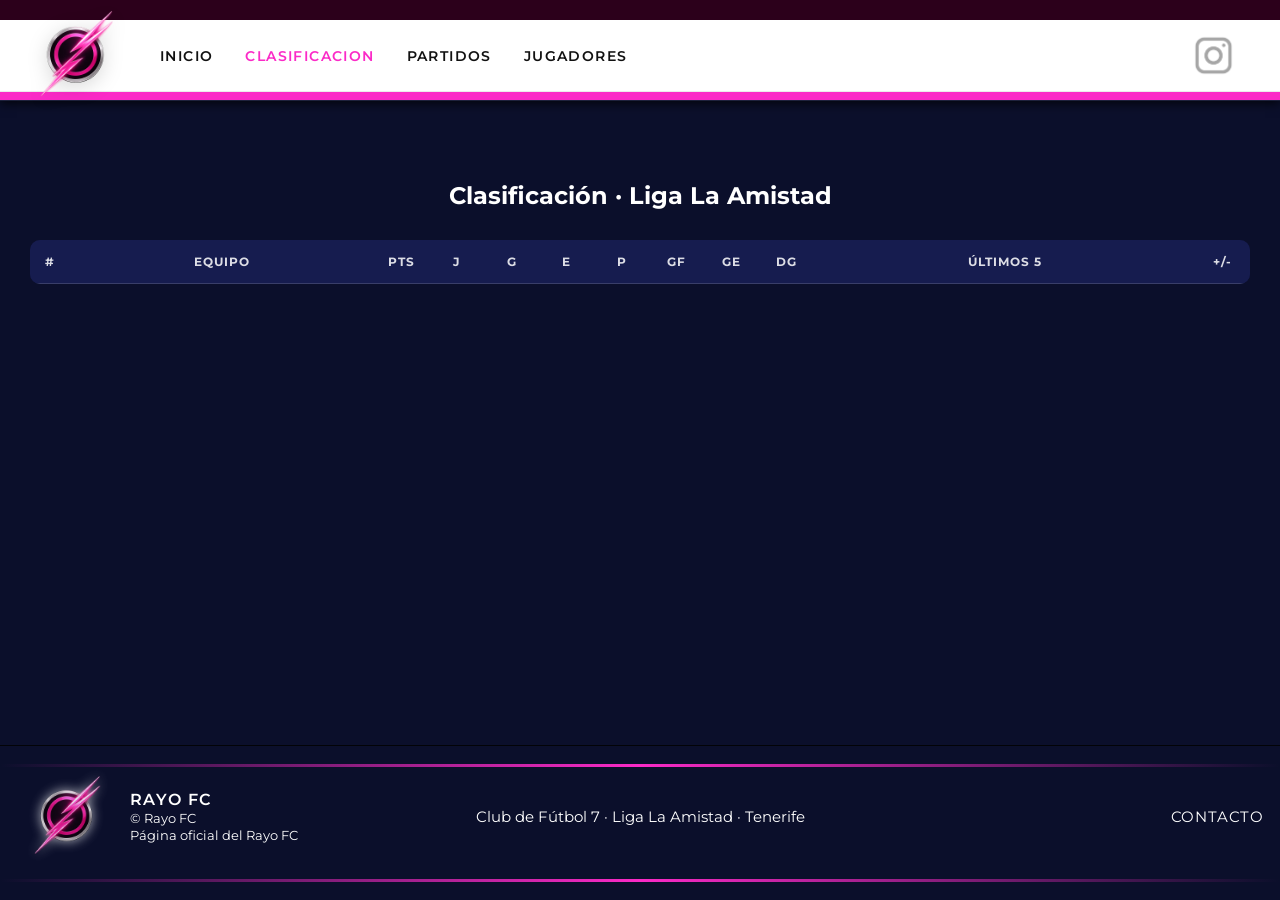
<file: equipo.html>
<!DOCTYPE html>
<html lang="es">
<head>
  <meta charset="UTF-8">
  <title>Equipo | Rayo FC</title>
  <link rel="icon" type="image/png" href="images/logoo.png"/>

  <!-- Configuración para diseño adaptable -->
  <meta name="viewport" content="width=device-width, initial-scale=1.0">

  <!-- Tipografías externas -->
  <link rel="preconnect" href="https://fonts.googleapis.com">
  <link rel="preconnect" href="https://fonts.gstatic.com" crossorigin>
  <link
    href="https://fonts.googleapis.com/css2?family=Montserrat:wght@400;500;600;700&family=Anton&display=swap"
    rel="stylesheet"
  >

  <!-- Hoja de estilos principal -->
  <link rel="stylesheet" href="MiPaginaCSS.css">
</head>

<body>

<!-- ENCABEZADO -->
<header>

  <!-- Barra decorativa superior -->
  <div class="barra-superior"></div>

  <div class="header-principal">

    <!-- Logotipo del club -->
    <div class="logo">
      <img src="images/logorayo.png" alt="Logotipo del Rayo FC">
    </div>

    <!-- Navegación principal -->
    <nav aria-label="Navegación principal">
      <ul>
        <li><a href="index.html">INICIO</a></li>
        <li><a href="equipo.html" class="active">CLASIFICACION</a></li>
        <li><a href="partidos.html">PARTIDOS</a></li>
        <li><a href="jugadores.html">JUGADORES</a></li>
      </ul>

      <!-- Enlace a redes sociales -->
      <div class="header-social">
        <a
          href="https://www.instagram.com/rayofctnf/"
          target="_blank"
          rel="noopener"
          aria-label="Instagram del Rayo FC"
        >
          <img src="images/instagram.png" alt="Instagram del Rayo FC">
        </a>
      </div>
    </nav>

  </div>

  <!-- Barra decorativa inferior -->
  <div class="barra-inferior"></div>
</header>

<!-- CONTENIDO PRINCIPAL  -->
<main class="equipo-page">

  <!-- Sección de clasificación de la liga -->
  <section class="clasificacion">

    <h1>Clasificación · Liga La Amistad</h1>

    <!--
      Tabla de clasificación:
      - Uso de thead y tbody para semántica correcta
      - Cada fila representa un equipo de la liga
      - La fila del Rayo FC se destaca visualmente con una clase propia
    -->
    <table class="tabla-clasificacion">

      <thead>
        <tr>
          <th>#</th>
          <th>Equipo</th>
          <th>Pts</th>
          <th>J</th>
          <th>G</th>
          <th>E</th>
          <th>P</th>
          <th>GF</th>
          <th>GE</th>
          <th>DG</th>
          <th>Últimos 5</th>
          <th>+/-</th>
        </tr>
      </thead>

    <tbody id="tabla-clasificacion-body"></tbody>

    </table>

  </section>
</main>

<!-- PIE DE PÁGINA -->
<footer class="footer">
  <div class="footer-contenido">

    <div class="footer-identidad">
      <img src="images/logorayo.png" alt="Logotipo del Rayo FC">

      <div class="footer-texto">
        <h3>RAYO FC</h3>
        <p>© Rayo FC</p>
        <p>Página oficial del Rayo FC</p>
      </div>
    </div>

    <div class="footer-info">
      <p>Club de Fútbol 7 · Liga La Amistad · Tenerife</p>
    </div>

    <div class="footer-redes">
      <a href="tel:+34643823484" aria-label="Teléfono de contacto del Rayo FC">
        CONTACTO
      </a>
    </div>

  </div>
</footer>

<script>
async function cargarClasificacion() {

  const res = await fetch("https://rayo-api-ten.vercel.app/api/clasificacion");
  const data = await res.json();
  const matches = data.matches;

  const ultimaJornada = Math.max(...matches.map(m => m.day.sequenceOrder));

  const tablaActual = {};
  const tablaAnterior = {};

  function actualizar(tabla, home, away, hg, ag, guardarUltimos=false){

    if(!tabla[home]) tabla[home] = {pj:0,g:0,e:0,p:0,gf:0,gc:0,pts:0,ultimos:[]};
    if(!tabla[away]) tabla[away] = {pj:0,g:0,e:0,p:0,gf:0,gc:0,pts:0,ultimos:[]};

    tabla[home].pj++;
    tabla[away].pj++;

    tabla[home].gf += hg;
    tabla[home].gc += ag;

    tabla[away].gf += ag;
    tabla[away].gc += hg;

    if(hg > ag){

      tabla[home].g++;
      tabla[home].pts += 3;
      tabla[away].p++;

      if(guardarUltimos){
        tabla[home].ultimos.push("G");
        tabla[away].ultimos.push("P");
      }

    } else if(hg < ag){

      tabla[away].g++;
      tabla[away].pts += 3;
      tabla[home].p++;

      if(guardarUltimos){
        tabla[away].ultimos.push("G");
        tabla[home].ultimos.push("P");
      }

    } else {

      tabla[home].e++;
      tabla[away].e++;

      tabla[home].pts++;
      tabla[away].pts++;

      if(guardarUltimos){
        tabla[home].ultimos.push("E");
        tabla[away].ultimos.push("E");
      }
    }
  }

  matches.forEach(match => {

    if(match.status !== 5) return;

    const jornada = match.day.sequenceOrder;

    const home = match.homeTeam.name.trim().replace(/"/g,"");
    const away = match.visitorTeam.name.trim().replace(/"/g,"");

    const hg = match.homeScore;
    const ag = match.visitorScore;

    actualizar(tablaActual,home,away,hg,ag,true);

    if(jornada < ultimaJornada){
      actualizar(tablaAnterior,home,away,hg,ag,false);
    }

  });

  function ordenar(tabla){
    return Object.entries(tabla)
      .map(([nombre,stats])=>({
        nombre,
        ...stats,
        dg: stats.gf - stats.gc
      }))
      .sort((a,b)=> 
      b.pts - a.pts ||
      b.dg - a.dg ||
      b.gf - a.gf
    );
  }

  const clasActual = ordenar(tablaActual);
  const clasAnterior = ordenar(tablaAnterior);

  const posicionesAnteriores = {};
  clasAnterior.forEach((t,i)=>{
    posicionesAnteriores[t.nombre] = i+1;
  });

  const tbody = document.getElementById("tabla-clasificacion-body");
  tbody.innerHTML = "";

  clasActual.forEach((team,i)=>{

    const esRayo = team.nombre === "RAYO F.C.";

    const posActual = i+1;
    const posAnterior = posicionesAnteriores[team.nombre];

    let movimiento = "=";

    if(posAnterior){
      const diff = posAnterior - posActual;
      if(diff > 0) movimiento = "↑+" + diff;
      if(diff < 0) movimiento = "↓" + Math.abs(diff);
    }

    const ultimos5 = team.ultimos.slice(-5).map(r=>{
      if(r==="G") return `<span class="partido victoria"></span>`;
      if(r==="E") return `<span class="partido empate"></span>`;
      return `<span class="partido derrota"></span>`;
    }).join("");

    tbody.innerHTML += `
    <tr class="${esRayo ? 'rayo' : ''}">
      <td>${posActual}</td>
      <td class="equipo-col">
        <img src="images/equipo/${team.nombre}.png" class="logo-equipo">
        ${team.nombre}
      </td>
      <td>${team.pts}</td>
      <td>${team.pj}</td>
      <td>${team.g}</td>
      <td>${team.e}</td>
      <td>${team.p}</td>
      <td>${team.gf}</td>
      <td>${team.gc}</td>
      <td>${team.dg}</td>
      <td class="td-ultimos">
        <div class="ultimos-5">
          ${ultimos5}
        </div>
      </td>
      <td>${movimiento}</td>
    </tr>
    `;
  });

}

cargarClasificacion();
</script>

</body>
</html>
</file>
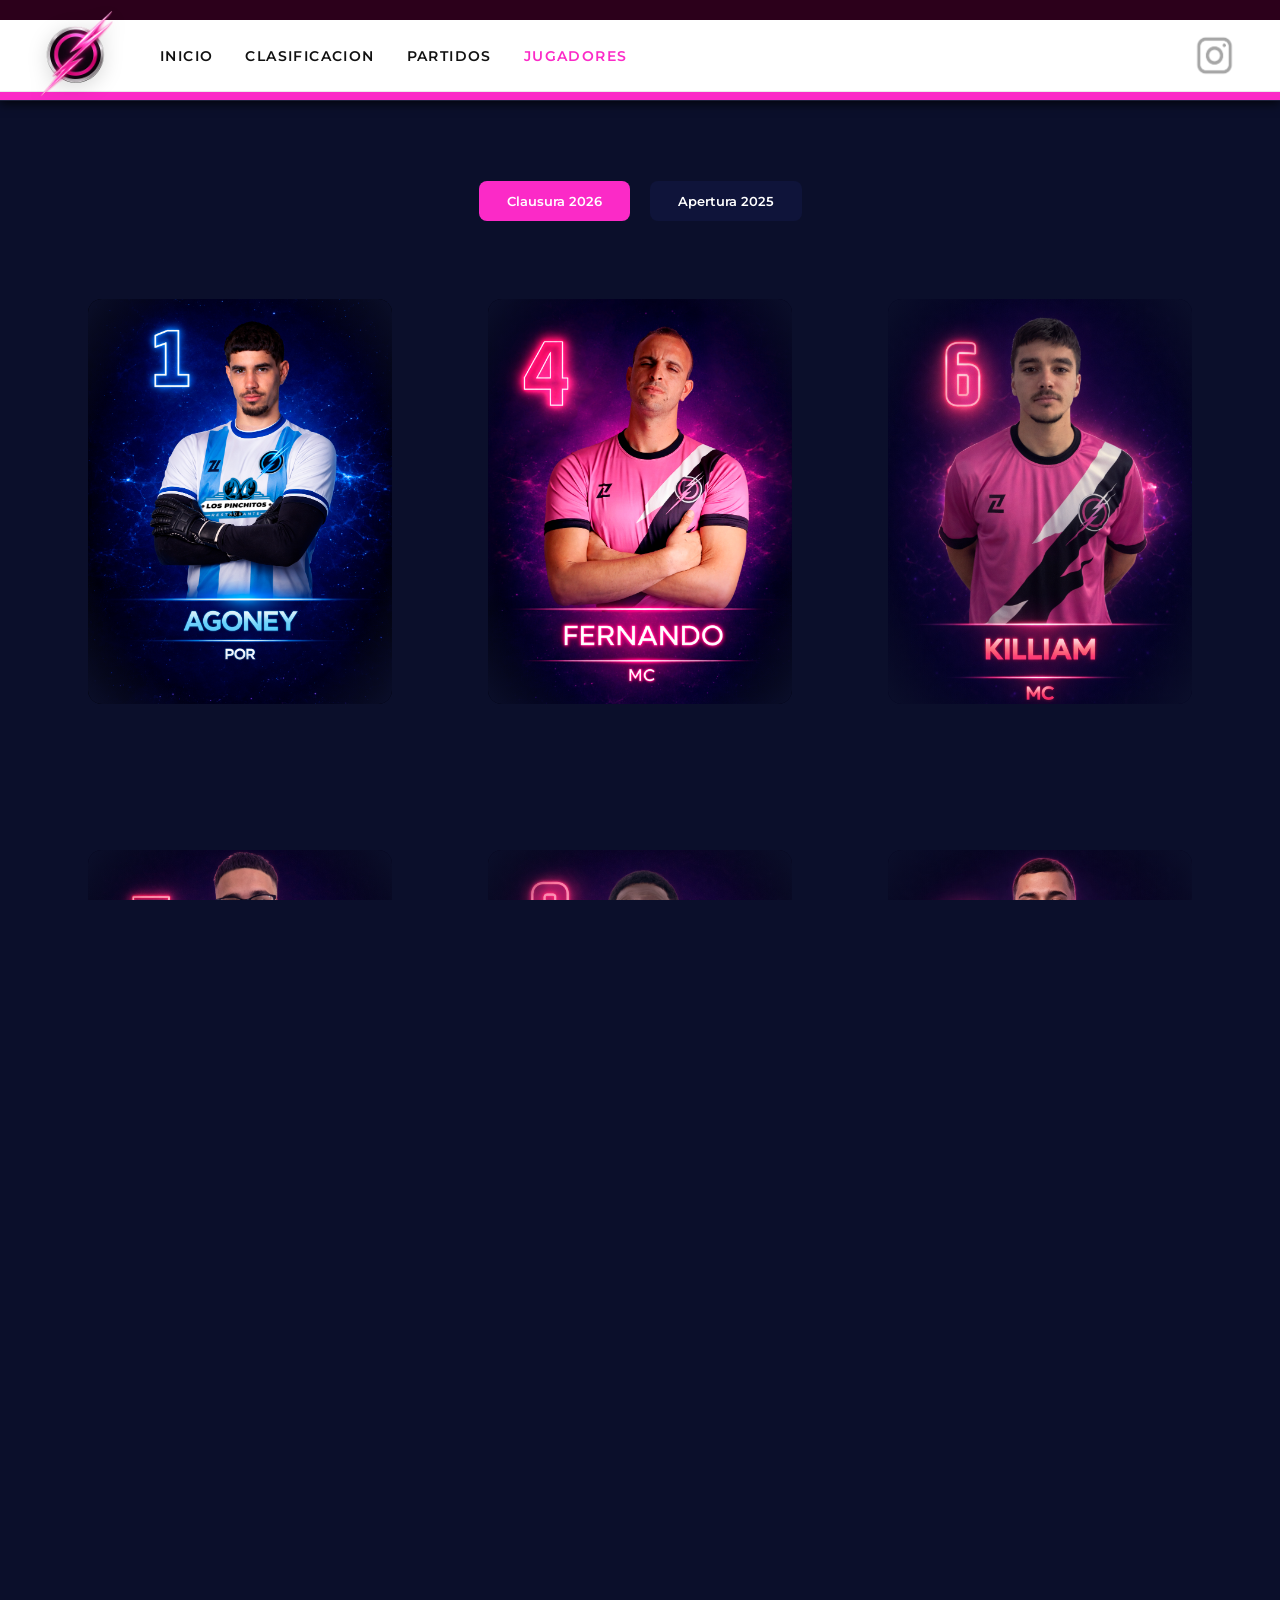
<file: jugadores.html>
<!DOCTYPE html>
<html lang="es">

<head>

<meta charset="UTF-8">
<title>Jugadores | Rayo FC</title>
<link rel="icon" type="image/png" href="images/logoo.png"/>

<meta name="viewport" content="width=device-width, initial-scale=1.0">

<link href="https://fonts.googleapis.com/css2?family=Montserrat:wght@400;500;600;700&family=Anton&display=swap" rel="stylesheet">

<link rel="stylesheet" href="MiPaginaCSS.css">

</head>

<body>

<header>

<div class="barra-superior"></div>

<div class="header-principal">

<div class="logo">
<img src="images/logorayo.png">
</div>

<nav>
<ul>
<li><a href="index.html">INICIO</a></li>
<li><a href="equipo.html">CLASIFICACION</a></li>
<li><a href="partidos.html">PARTIDOS</a></li>
<li><a href="jugadores.html" class="active">JUGADORES</a></li>
</ul>
</nav>

<div class="header-social">
<a href="https://www.instagram.com/rayofctnf/" target="_blank">
<img src="images/instagram.png">
</a>
</div>

</div>

<div class="barra-inferior"></div>

</header>

<main class="jugadores-page">

<div class="selector-torneo">

<button id="btn-clausura" class="activo">
Clausura 2026
</button>

<button id="btn-apertura">
Apertura 2025
</button>

</div>

<section class="jugadores-grid">

<article class="jugador-card" data-player="Agoney">
<div class="jugador-img"><img src="images/agoney.png"></div>
<div class="jugador-stats">
<div class="stat">⚽ <span class="stat-value">0</span></div>
<div class="stat">⭐ <span class="mvp-count">0</span></div>
</div>
</article>

<article class="jugador-card" data-player="Fernando">
<div class="jugador-img"><img src="images/fer.png"></div>
<div class="jugador-stats">
<div class="stat">⚽ <span class="stat-value">0</span></div>
<div class="stat">⭐ <span class="mvp-count">0</span></div>
</div>
</article>

<article class="jugador-card" data-player="Killiam">
<div class="jugador-img"><img src="images/killiam.png"></div>
<div class="jugador-stats">
<div class="stat">⚽ <span class="stat-value">0</span></div>
<div class="stat">⭐ <span class="mvp-count">0</span></div>
</div>
</article>

<article class="jugador-card" data-player="Maikel">
<div class="jugador-img"><img src="images/maikel.png"></div>
<div class="jugador-stats">
<div class="stat">⚽ <span class="stat-value">0</span></div>
<div class="stat">⭐ <span class="mvp-count">0</span></div>
</div>
</article>

<article class="jugador-card" data-player="Maguette">
<div class="jugador-img"><img src="images/maguette.png"></div>
<div class="jugador-stats">
<div class="stat">⚽ <span class="stat-value">0</span></div>
<div class="stat">⭐ <span class="mvp-count">0</span></div>
</div>
</article>

<article class="jugador-card" data-player="Killian Yerobe">
<div class="jugador-img"><img src="images/yerobe.png"></div>
<div class="jugador-stats">
<div class="stat">⚽ <span class="stat-value">0</span></div>
<div class="stat">⭐ <span class="mvp-count">0</span></div>
</div>
</article>

<article class="jugador-card" data-player="Ibrahim">
<div class="jugador-img"><img src="images/ibrahim.png"></div>
<div class="jugador-stats">
<div class="stat">⚽ <span class="stat-value">0</span></div>
<div class="stat">⭐ <span class="mvp-count">0</span></div>
</div>
</article>

<article class="jugador-card" data-player="Aarón Andrés">
<div class="jugador-img"><img src="images/aaron.png"></div>
<div class="jugador-stats">
<div class="stat">⚽ <span class="stat-value">0</span></div>
<div class="stat">⭐ <span class="mvp-count">0</span></div>
</div>
</article>

<article class="jugador-card" data-player="Aitor">
<div class="jugador-img"><img src="images/aitor.png"></div>
<div class="jugador-stats">
<div class="stat">⚽ <span class="stat-value">0</span></div>
<div class="stat">⭐ <span class="mvp-count">0</span></div>
</div>
</article>

<article class="jugador-card" data-player="Diego Alonso">
<div class="jugador-img"><img src="images/diego.png"></div>
<div class="jugador-stats">
<div class="stat">⚽ <span class="stat-value">0</span></div>
<div class="stat">⭐ <span class="mvp-count">0</span></div>
</div>
</article>

<article class="jugador-card" data-player="Jared">
<div class="jugador-img"><img src="images/jared.png"></div>
<div class="jugador-stats">
<div class="stat">⚽ <span class="stat-value">0</span></div>
<div class="stat">⭐ <span class="mvp-count">0</span></div>
</div>
</article>

<article class="jugador-card" data-player="Justo Miguel">
<div class="jugador-img"><img src="images/miguel.png"></div>
<div class="jugador-stats">
<div class="stat">⚽ <span class="stat-value">0</span></div>
<div class="stat">⭐ <span class="mvp-count">0</span></div>
</div>
</article>

</section>

<footer class="footer">
  <div class="footer-contenido">

    <!-- Identidad del club -->
    <div class="footer-identidad">
      <img src="images/logorayo.png" alt="Logotipo Rayo FC">

      <div class="footer-texto">
        <h3>RAYO FC</h3>
        <p>© Rayo FC</p>
        <p>Página oficial del Rayo FC</p>
      </div>
    </div>

    <!-- Información adicional -->
    <div class="footer-info">
      <p>Club de Fútbol 7 · Liga La Amistad · Tenerife</p>
    </div>

    <!-- Contacto -->
    <div class="footer-redes">
      <a href="tel:+34643823484" aria-label="Llamar por teléfono al Rayo FC">
        CONTACTO
      </a>
    </div>

  </div>
</footer>

</main>

<script>

const clausuraURL =
"https://corsproxy.io/?https://futbol7amistad.com/api/teams/3125/details/191";

const aperturaURL =
"https://corsproxy.io/?https://futbol7amistad.com/api/teams/2737/details/162";

// 🔹 Fetch con timeout
function fetchConTimeout(url, timeout = 7000){
  return Promise.race([
    fetch(url, { cache: "no-store" }),
    new Promise((_, reject) =>
      setTimeout(() => reject("Timeout"), timeout)
    )
  ]);
}

// 🔹 Reintentos automáticos
async function fetchConReintento(url, intentos = 3){
  for(let i = 0; i < intentos; i++){
    try{
      const res = await fetchConTimeout(url);
      return await res.json();
    }catch(e){
      console.log(`Intento ${i+1} fallido`);
      if(i === intentos - 1) throw e;
    }
  }
}

// 🔹 Cargar datos
async function cargarDatos(url){

  // Mostrar loading
  document.querySelectorAll(".stat-value").forEach(e => e.textContent = "...");
  document.querySelectorAll(".mvp-count").forEach(e => e.textContent = "...");

  try{

    const data = await fetchConReintento(url);

    if(!data.players){
      console.log("No hay players");
      return;
    }

    data.players.forEach(player => {

      const nombre = player.name.trim();
      const goles = player.dayResultSummary?.points || 0;
      const mvps = player.dayResultSummary?.mvpPoints || 0;

      const card = document.querySelector(`[data-player="${nombre}"]`);

      if(card){
        card.querySelector(".stat-value").textContent = goles;
        card.querySelector(".mvp-count").textContent = mvps;
      }

    });

  }catch(err){
    console.log("Error final:", err);

    // Mostrar error visual
    document.querySelectorAll(".stat-value").forEach(e => e.textContent = "0");
    document.querySelectorAll(".mvp-count").forEach(e => e.textContent = "0");
  }

}

// 🔹 Botones
const btnClausura = document.getElementById("btn-clausura");
const btnApertura = document.getElementById("btn-apertura");

btnClausura.onclick = () => {
  btnClausura.classList.add("activo");
  btnApertura.classList.remove("activo");
  cargarDatos(clausuraURL);
};

btnApertura.onclick = () => {
  btnApertura.classList.add("activo");
  btnClausura.classList.remove("activo");
  cargarDatos(aperturaURL);
};

// 🔹 Carga inicial
cargarDatos(clausuraURL);

</script>

</body>
</html>
</file>
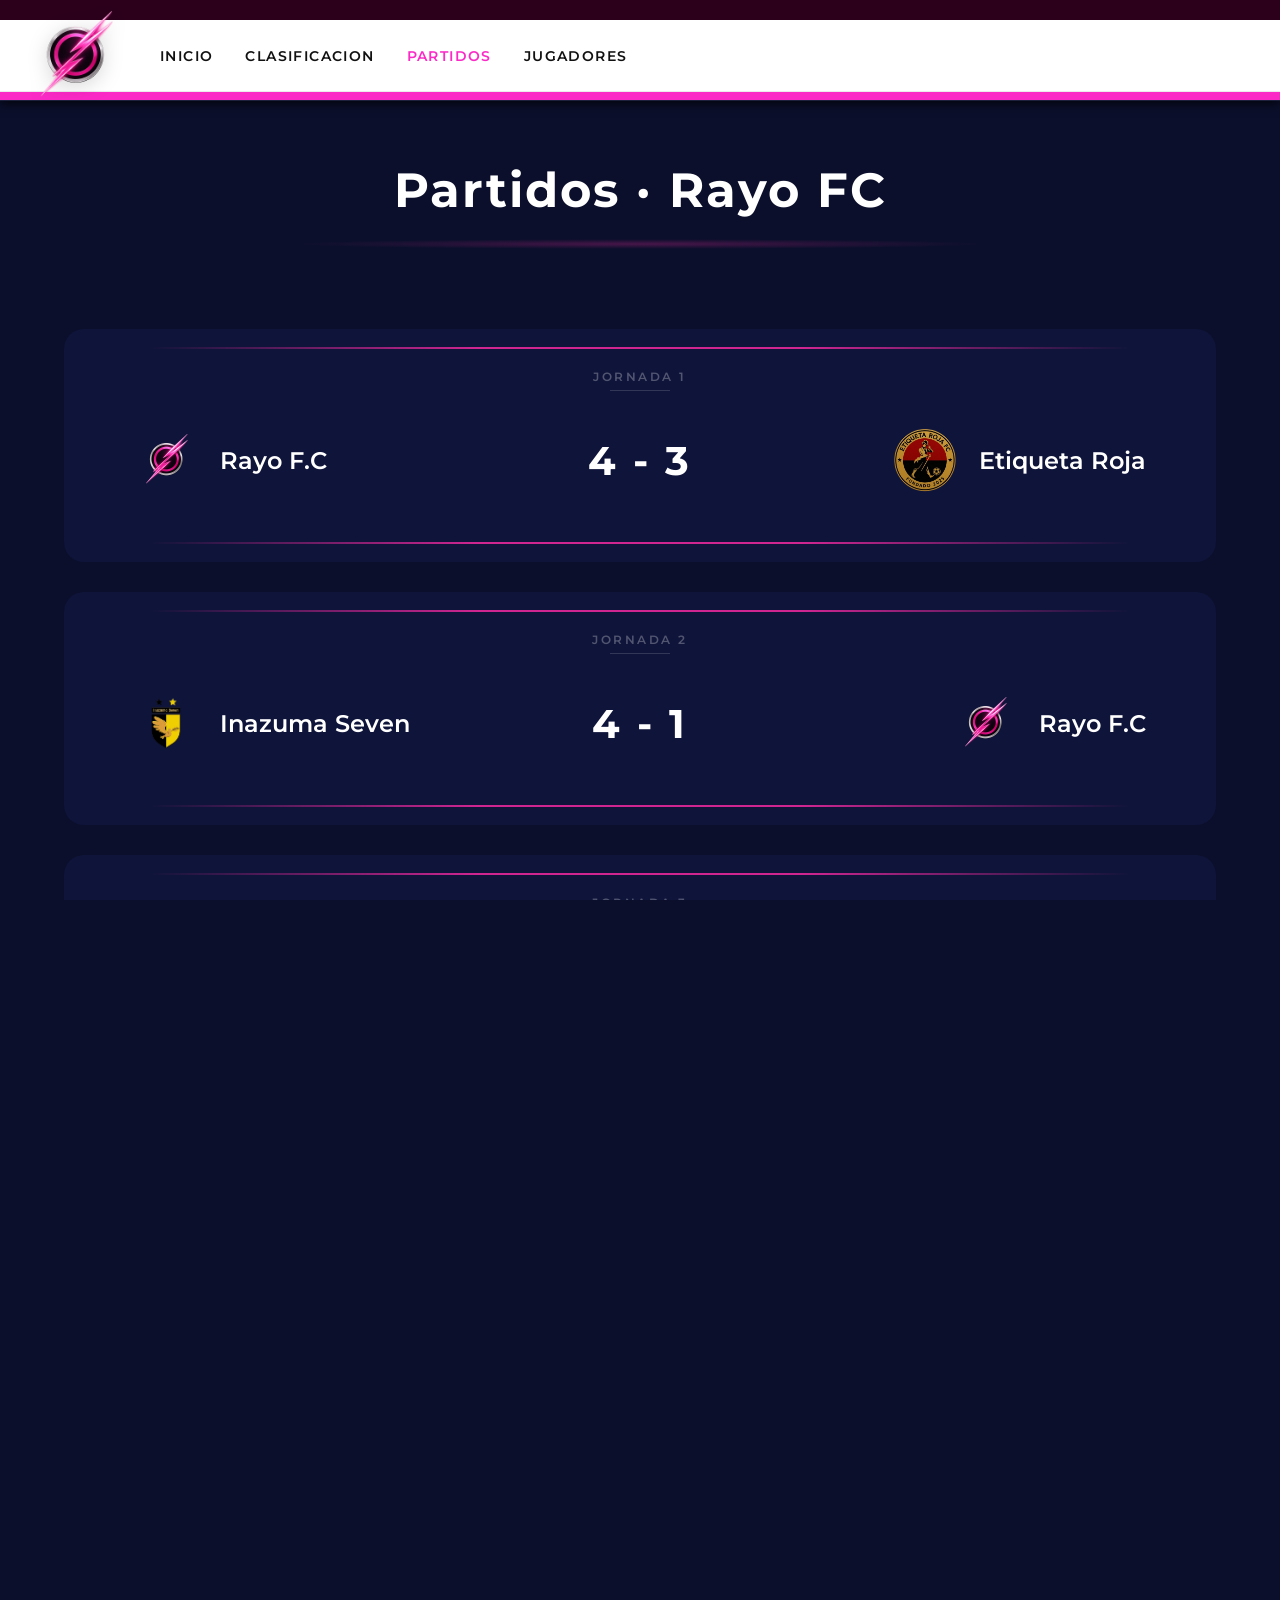
<file: partidos.html>
<!DOCTYPE html>
<html lang="es">
<head>
<meta charset="UTF-8">
<title>Partidos | Rayo FC</title>
<link rel="icon" type="image/png" href="images/logoo.png"/>

<meta name="viewport" content="width=device-width, initial-scale=1.0">

<link rel="stylesheet" href="MiPaginaCSS.css">

<link href="https://fonts.googleapis.com/css2?family=Montserrat:wght@400;500;600;700&family=Anton&display=swap" rel="stylesheet">
</head>

<body>

<header>
<div class="barra-superior"></div>

<div class="header-principal">

<div class="logo">
<img src="images/logorayo.png">
</div>

<nav>
      <ul>
        <li><a href="index.html">INICIO</a></li>
        <li><a href="equipo.html">CLASIFICACION</a></li>
        <li><a href="partidos.html" class="active">PARTIDOS</a></li>
        <li><a href="jugadores.html">JUGADORES</a></li>
      </ul>
</nav>

</div>

<div class="barra-inferior"></div>
</header>

<main class="partidos-page">

<section class="partidos">

<h1>Partidos · Rayo FC</h1>

<!-- JORNADA 1 -->

<div class="partido-item">
<div class="jornada">Jornada 1</div>
<div class="marcador">

<div class="equipo">
<img src="images/logorayo.png">
<span>Rayo F.C</span>
</div>

<div class="resultado">4 - 3</div>

<div class="equipo">
<img src="images/equipo/ETIQUETA ROJA FOMENTO F7.png">
<span>Etiqueta Roja</span>
</div>

</div>

<div class="goles">

<div class="goles-local">
⚽ Killiam 6'<br>
⚽ Yerobe 9'<br>
⚽ Fernando 33'<br>
⚽ Fernando 42'
</div>

<div class="goles-visitante">
16' Rival ⚽<br>
24' Rival ⚽<br>
33' Rival ⚽
</div>

<div class="mvp">
⭐ MVP: Fernando
</div>
</div>

</div>


<!-- JORNADA 2 -->

<div class="partido-item">
<div class="jornada">Jornada 2</div>
<div class="marcador">

<div class="equipo">
<img src="images/equipo/INAZUMA SEVEN F7.png">
<span>Inazuma Seven</span>
</div>

<div class="resultado">4 - 1</div>

<div class="equipo">
<img src="images/logorayo.png">
<span>Rayo F.C</span>
</div>

</div>

<div class="goles">

<div class="goles-local">
1' Rival ⚽<br>
17' Rival ⚽<br>
20' Rival ⚽<br>
31' Rival ⚽
</div>

<div class="goles-visitante">
⚽ Yerobe 37'
</div>

</div>

</div>


<!-- JORNADA 3 -->

<div class="partido-item">
<div class="jornada">Jornada 3</div>
<div class="marcador">

<div class="equipo">
<img src="images/logorayo.png">
<span>Rayo F.C</span>
</div>

<div class="resultado">2 - 1</div>

<div class="equipo">
<img src="images/equipo/POWUER GUANCHES F7.png">
<span>Power Guanches</span>
</div>

</div>

<div class="goles">

<div class="goles-local">
⚽ Ibrahim 18'<br>
⚽ Maikel 38'
</div>

<div class="goles-visitante">
13' Rival ⚽
</div>

<div class="mvp">
⭐ MVP: Ibrahim
</div>

</div>

</div>


<!-- JORNADA 4 -->

<div class="partido-item">
<div class="jornada">Jornada 4</div>
<div class="marcador">

<div class="equipo">
<img src="images/equipo/RED LIONS F7.png">
<span>Red Lions</span>
</div>

<div class="resultado">2 - 2</div>

<div class="equipo">
<img src="images/logorayo.png">
<span>Rayo F.C</span>
</div>

</div>

<div class="goles">

<div class="goles-local">
11' Rival ⚽<br>
40' Rival ⚽
</div>

<div class="goles-visitante">
⚽ Yerobe 26'<br>
⚽ Maikel 45'
</div>

<div class="mvp">
⭐ MVP: Maikel
</div>

</div>

</div>


<!-- JORNADA 5 -->

<div class="partido-item">
<div class="jornada">Jornada 5</div>
<div class="marcador">

<div class="equipo">
<img src="images/logorayo.png">
<span>Rayo F.C</span>
</div>

<div class="resultado">6 - 6</div>

<div class="equipo">
<img src="images/equipo/VODKA JR M. VELOZ F7.png">
<span>Vodka Jr</span>
</div>

</div>

<div class="goles">

<div class="goles-local">
⚽ Killiam 4'<br>
⚽ Yerobe 17'<br>
⚽ Ibrahim 20'<br>
⚽ Aitor 23'<br>
⚽ Aitor 33'<br>
⚽ Aitor 50'
</div>

<div class="goles-visitante">
2' Rival ⚽<br>
10' Rival ⚽<br>
11' Rival ⚽<br>
25' Rival ⚽<br>
28' Rival ⚽<br>
37' Rival ⚽
</div>

</div>

</div>


<!-- JORNADA 6 -->

<div class="partido-item">
<div class="jornada">Jornada 6</div>
<div class="marcador">

<div class="equipo">
<img src="images/equipo/BAYER DE LOS CAIDOS F7.png">
<span>Bayern de los Caídos</span>
</div>

<div class="resultado">1 - 3</div>

<div class="equipo">
<img src="images/logorayo.png">
<span>Rayo F.C</span>
</div>

</div>

<div class="goles">

<div class="goles-local">
25' Rival ⚽
</div>

<div class="goles-visitante">
⚽ Aitor 36'<br>
⚽ Killiam 46'<br>
⚽ Maguette 49'
</div>

<div class="mvp">
⭐ MVP: Maikel
</div>

</div>

</div>


<!-- JORNADA  7-->
<div class="partido-item">
<div class="jornada">Jornada 7</div>
<div class="marcador">

<div class="equipo">
<img src="images/logorayo.png">
<span>Rayo F.C</span>
</div>

<div class="resultado">1 - 5</div>

<div class="equipo">
<span>C.D. Sanibú</span>
<img src="images/equipo/C.D. SANIBÚ F7.png">
</div>

</div>

<div class="goles">

<div class="goles-local">
⚽ Jared 35'
</div>

<div class="goles-visitante">
4' Rival ⚽<br>
20' Rival ⚽<br>
31' Rival ⚽<br>
32' Rival ⚽<br>
50+1' Rival ⚽
</div>

</div>

</div>


<div class="partido-item">
<div class="jornada">Jornada 8</div>
<div class="marcador">

<div class="equipo">
<img src="images/equipo/CD CHICHARREROS F7.png">
<span>C.D Chicharreros</span>
</div>

<div class="resultado">1 - 16</div>

<div class="equipo">
<span>Rayo F.C</span>
<img src="images/logorayo.png">
</div>

</div>

<div class="goles">

<div class="goles-local">
⚽46' Rival 
</div>

<div class="goles-visitante">
1' Jared ⚽<br>
2' Ibrahim ⚽<br>
6' Yerobe ⚽<br>
13' Fernando ⚽<br>
19' Jared ⚽<br>
21' Diego ⚽<br>
25' Ibrahim ⚽<br>
25+1' Ibrahim ⚽<br>
25' Yerobe ⚽<br>
27' Yerobe ⚽<br>
29' Yerobe ⚽<br>
34' Abdourahamane ⚽<br>
48' Diego ⚽<br>
49' Killiam ⚽<br>
50' Maikel ⚽<br>
50+1' Yerobe ⚽<br>
</div>

<div class="mvp">
⭐ MVP: Yerobe
</div>

</div>
</div>


<div class="partido-item">
<div class="jornada">Jornada 9</div>
<div class="marcador">

<div class="equipo">
<img src="images/logorayo.png">
<span>Rayo F.C</span>
</div>

<div class="resultado">3 - 4</div>

<div class="equipo">
<span>U.D Maraguaya</span>
<img src="images/equipo/UD MARAGUAYA.png">
</div>

</div>

<div class="goles">

<div class="goles-local">
1' Jared ⚽<br>
27' Yerobe ⚽<br>
45' Aitor ⚽
</div>

<div class="goles-visitante">
0' Rival ⚽<br>
21' Rival ⚽<br>
42' Rival ⚽<br>
46' Rival ⚽
</div>

</div>
</div>


<div class="partido-item">
<div class="jornada">Jornada 10</div>
<div class="marcador">

<div class="equipo">
<img src="images/equipo/OLIMPO FC.png">
<span>Olimpo F.C</span>
</div>

<div class="resultado">/-/</div>

<div class="equipo">
<span>Rayo F.C</span>
<img src="images/logorayo.png">
</div>

</div>

<div class="fecha-partido">
Semana 6 Abril
</div>
</div>


<div class="partido-item">
<div class="jornada">Jornada 11</div>
<div class="marcador">

<div class="equipo">
<img src="images/equipo/WACHIFLEIBA FC.png">
<span>Wachifleiba F.C</span>
</div>

<div class="resultado">/-/</div>

<div class="equipo">
<span>Rayo F.C</span>
<img src="images/logorayo.png">
</div>

</div>

<div class="fecha-partido">
Semana 13 Abril
</div>
</div>


<div class="partido-item">
<div class="jornada">Jornada 12</div>
<div class="marcador">

<div class="equipo">
<img src="images/logorayo.png">
<span>Rayo F.C</span>
</div>

<div class="resultado">/-/</div>

<div class="equipo">
<span>Tajinastes F.C</span>
<img src="images/equipo/TAJINASTES F.C. F7.png">
</div>

</div>

<div class="fecha-partido">
Semana 20 Abril
</div>
</div>


<div class="partido-item">
<div class="jornada">Jornada 13</div>
<div class="marcador">

<div class="equipo">
<img src="images/equipo/APLAZADOS FC.png">
<span>Aplazados F.C</span>
</div>

<div class="resultado">/-/</div>

<div class="equipo">
<span>Rayo F.C</span>
<img src="images/logorayo.png">
</div>

</div>

<div class="fecha-partido">
Semana 27 Abril
</div>
</div>


<div class="partido-item">
<div class="jornada">Jornada 14</div>
<div class="marcador">

<div class="equipo">
<img src="images/logorayo.png">
<span>Rayo F.C</span>
</div>

<div class="resultado">/-/</div>

<div class="equipo">
<span>BG Team</span>
<img src="images/equipo/BG TEAM F7.png">
</div>

</div>

<div class="fecha-partido">
Semana 4 Mayo
</div>
</div>


<div class="partido-item">
<div class="jornada">Jornada 15</div>
<div class="marcador">

<div class="equipo">
<img src="images/equipo/CD TASACA B F7.png">
<span>C.D Tasaca B</span>
</div>

<div class="resultado">/-/</div>

<div class="equipo">
<span>Rayo F.C</span>
<img src="images/logorayo.png">
</div>

</div>

<div class="fecha-partido">
Semana 11 Mayo
</div>
</div>

<div class="barra-final"></div>
</section>
</main>
<footer class="footer">
  <div class="footer-contenido">

    <div class="footer-identidad">
      <img src="images/logorayo.png" alt="Logotipo del Rayo FC">

      <div class="footer-texto">
        <h3>RAYO FC</h3>
        <p>© Rayo FC</p>
        <p>Página oficial del Rayo FC</p>
      </div>
    </div>

    <div class="footer-info">
      <p>Club de Fútbol 7 · Liga La Amistad · Tenerife</p>
    </div>

    <div class="footer-redes">
      <a href="tel:+34643823484" aria-label="Teléfono de contacto del Rayo FC">
        CONTACTO
      </a>
    </div>
  </div>
</footer>
</body>
</html>
</file>
<file: MiPaginaCSS.css>
/*RESET GLOBAL
  Eliminamos márgenes y paddings
  por defecto del navegador*/
* {
  margin: 0;
  padding: 0;
  box-sizing: border-box;
}

/*ESTILOS BASE DEL DOCUMENTO*/
body {
  font-family: 'Montserrat', Arial, Helvetica, sans-serif;
  background-color: #0b0f2b;
  color: #ffffff;
}

body{
margin:0;
padding:0;
}

html, body{
height:100%;
}

body{
display:flex;
flex-direction:column;
min-height:100vh;
margin: 0;
padding: 0;
}

main{
flex:1;
margin: 0;
padding: 0;
}

/* Quitamos los puntos de las listas
porque el menú y otras listas
se diseñan con CSS */
ul {
  list-style: none;
}

/*BARRA SUPERIOR DECORATIVA*/
.barra-superior {
  height: 20px;
  background-color: #2c001b;
}

/*HEADER GENERAL
Fijo en la parte superior*/
header {
  position: sticky;
  top: 0;
  z-index: 1000;
  font-family: 'Montserrat', sans-serif;
  overflow: visible;
  border-bottom: 1px solid rgba(255, 255, 255, 0.08);
  box-shadow: 0 2px 10px rgba(0, 0, 0, 0.8);
  margin: 0;
}

/*CONTENEDOR PRINCIPAL DEL HEADER*/
.header-principal {
  height: 72px;
  background-color: #ffffff;
  display: flex;
  align-items: center;
  position: relative; /* Necesario para posicionar el logo */
  border-bottom: 1px solid rgba(0, 0, 0, 0.08);
  padding-right: 24px;
}

/* MENÚ DE NAVEGACIÓN */
.header-principal nav ul {
  margin-left: 160px; /* Espacio para el logo */
  display: flex;
  gap: 32px;
  align-items: center;
}

/* BARRA INFERIOR DEL HEADER
Línea decorativa con color corporativo */
.barra-inferior {
  height: 8px;
  background-color: #fb2ac7;
}

/* LOGOTIPO DEL CLUB
Posicionado de forma absoluta
sobre el header principal */
.logo {
  width: 110px;
  height: 110px;
  position: absolute;
  top: 50%;
  left: 20px;
  transform: translateY(-50%);
  z-index: 10;
  display: flex;
  align-items: center;
  justify-content: center;
  overflow: hidden;
}

/* Imagen del logotipo */
.logo img {
  width: 100%;
  height: 100%;
  object-fit: contain;
  display: block;
  filter: drop-shadow(0 4px 10px rgba(0, 0, 0, 0.15));
}

/* CONTENEDOR DE NAVEGACIÓN */
.header-principal nav {
  display: flex;
  align-items: center;
  width: 100%;
}

/* Enlaces del menú principal */
.header-principal nav a {
  color: #111111;
  text-decoration: none;
  font-size: 14px;
  font-weight: 600;
  letter-spacing: 1.4px;
  text-transform: uppercase;
  transition: color 0.25s ease;
}

/* Estado hover y enlace activo */
.header-principal nav a:hover,
.header-principal nav a.active {
  color: #fb2ac7;
}

/* REDES SOCIALES EN EL HEADER */
.header-social {
  display: flex;
  align-items: center;
  margin-left: auto;  /* Empuja a la derecha */
  margin-right: 20px;
}

/* Icono de red social */
.header-social img {
  width: 45px;
  height: 45px;
  display: block;
  opacity: 0.35;
  transition: opacity 0.25s ease, transform 0.25s ease;
}

/* Efecto hover del icono */
.header-social a:hover img {
  opacity: 0.9;
  transform: scale(1.08);
}
/* HERO / PORTADA PRINCIPAL
Imagen grande con overlay */

.hero {
  min-height: 75vh;
  background-image: url("images/plantilla.png");
  background-size: cover;
  background-repeat: no-repeat;
  background-position: center 72%;
  background-color: #000;
  position: relative;
  margin-top: 0px;
}

/* Capa oscura con degradado sobre la imagen */
.hero-overlay {
  position: absolute;
  inset: 0;
  background: linear-gradient(
    to bottom,
    rgba(11, 15, 43, 0.25) 0%,
    rgba(11, 15, 43, 0.55) 55%,
    rgba(11, 15, 43, 0.9) 80%,
    #0b0f2b 100%
  );
  z-index: 1;
}

/* Texto centrado sobre el hero */
.hero-texto {
  position: absolute;
  bottom: 10px;
  left: 50%;
  transform: translateX(-50%);
  z-index: 2;
  text-align: center;
}

/* Título principal del hero */
.hero-texto h1 {
  font-family: 'Anton', sans-serif;
  font-size: 120px;
  letter-spacing: 3px;
  color: #ffffff;
  text-transform: uppercase;
}

/* Sección antigua no utilizada actualmente */
.contenido {
  display: none;
}

/* CONTENIDO PARTIDO */

.partido-contenido{
display:grid;
grid-template-columns:1fr auto 1fr;
align-items:center;
justify-items:center;
height:100%;
padding:25px;
text-align:center;
}

/* EQUIPOS */

.equipo-prox{
display:flex;
flex-direction:column;
align-items:center;
gap:10px;
font-size:14px;
font-weight:600;
}

.equipo-prox img{
width:95px;
height:95px;
object-fit:contain;
}

/* VS */

.vs-prox{
font-size:26px;
font-weight:700;
letter-spacing:2px;
}

/* HOVER INFO */

.hover-info{
position:absolute;
inset:0;
background:rgba(11,15,43,0.92);
z-index:1;

display:flex;
flex-direction:column;
justify-content:center;
align-items:center;

opacity:0;
transition:opacity .35s ease;

font-size:16px;
letter-spacing:1px;
}

.partido-card:hover .hover-info{
opacity:1;
}

/* LINEAS ROSAS */

.partido-card::before,
.partido-card::after{
content:"";
position:absolute;
left:50%;
transform:translateX(-50%);
width:85%;
height:2px;

background:linear-gradient(
90deg,
transparent,
#ff2aa6,
#ff2aa6,
transparent
);

opacity:0.8;
}

.partido-card::before{
top:18px;
}

.partido-card::after{
bottom:18px;
}

.partido-card:hover{
transform:scale(1.05);
box-shadow:0 10px 30px rgba(0,0,0,0.5);
}

/* Efecto hover de la tarjeta */
.partido-card:hover {
  transform: scale(1.05);
}

.partido-contenido{
display:grid;
grid-template-columns:1fr auto 1fr;
align-items:center;
justify-items:center;
height:100%;
padding:20px;
}

.logo-partido{
width:80px;
height:80px;
object-fit:contain;
}

.vs{
font-size:28px;
font-weight:700;
letter-spacing:2px;
color:#ffffff;
}

.hover-info{
position:absolute;
inset:0;
background:rgba(11,15,43,0.92);

display:flex;
flex-direction:column;
justify-content:center;
align-items:center;

opacity:0;
transition:opacity .35s ease;

font-size:16px;
letter-spacing:1px;
}

.partido-card:hover .hover-info{
opacity:1;
}

/* SECCIÓN PATROCINADORES */
.patrocinadores {
  padding: 80px 0;
}

/* Título de patrocinadores */
.patrocinadores h2 {
  font-family: 'Montserrat', sans-serif;
  font-size: 13px;
  font-weight: 600;
  letter-spacing: 1.5px;
  text-transform: uppercase;
  color: rgba(255, 255, 255, 0.7);
  margin: 0;
  white-space: nowrap;
}

/* Contenedor de logos */
.patrocinadores-logos {
  display: flex;
  align-items: center;
}

/* Logo individual */
.patrocinadores-logos a img {
  width: 170px;
  max-height: 110px;
  object-fit: contain;
  opacity: 0.6;
  filter: brightness(1.05);
  transition: opacity 0.3s ease, transform 0.3s ease;
}

/* Hover del logo */
.patrocinadores-logos a:hover img {
  opacity: 1;
  transform: scale(1.06);
  filter: brightness(1.15);
}

/* Línea horizontal de patrocinadores */
.patrocinadores-linea {
  display: flex;
  align-items: center;
  justify-content: center;
  gap: 30px;
}

/* FOOTER / PIE DE PÁGINA */
.footer {
  background-color: #0b0f2b;
  border-top: 1px solid rgba(0, 0, 0, 0.83);
  padding: 18px 0;
  color: #ffffff;
}

/* Contenedor principal del footer */
.footer-contenido {
  display: flex;
  align-items: center;
  padding: 0 16px;
  position: relative; /* Necesario para centrar el texto */
}

/* INFORMACIÓN CENTRAL DEL FOOTER */
.footer-info {
  position: absolute;
  left: 50%;
  transform: translateX(-50%);
}

.footer-info p {
  margin: 0;
  font-size: 14.5px;
  line-height: 1.3;
  text-align: center;
  white-space: nowrap;
  color: #ffffff;
}

/* ENLACES / CONTACTO */
.footer-redes {
  margin-left: auto;
  display: flex;
  align-items: center;
  gap: 20px;
}

.footer-redes a {
  color: #ffffff;
  text-decoration: none;
  font-size: 14.5px;
  letter-spacing: 0.8px;
  transition: color 0.3s ease;
}

.footer-redes a:hover {
  color: #fb2ac7;
}

/* IDENTIDAD DEL CLUB */
.footer-identidad {
  display: flex;
  align-items: center;
  gap: 14px;
}

.footer-identidad img {
  width: 100px;
  opacity: 0.9;
  filter: drop-shadow(0 0 6px rgba(255, 255, 255, 0.75));
}

.footer-texto h3 {
  margin: 0;
  font-family: 'Montserrat', sans-serif;
  font-size: 16px;
  font-weight: 600;
  letter-spacing: 1.4px;
  color: #ffffff;
}

.footer-texto p {
  margin: 2px 0;
  font-size: 12.5px;
  color: #ffffff;
}

/* LÍNEAS DECORATIVAS */
.footer::before,
.footer::after {
  content: "";
  display: block;
  width: 100%;
  height: 3px;
  background: linear-gradient(to right, transparent, #fb2ac7, transparent);
}

.footer::after {
  margin-top: 12px;
}

/* PÁGINA DE JUGADORES */

/* Contenedor principal de la página */
.jugadores-page {
  background-color: #0b0f2b;
  padding: 80px 60px;
  min-height: calc(100vh - 180px); /* Ajuste para footer fijo */
}

/* Grid de tarjetas de jugadores */
.jugadores-grid {
  display: grid;
  grid-template-columns: repeat(auto-fill, minmax(310px, 1fr));
  gap: 40px;
  align-items: start;
}

/* TARJETA DE JUGADOR */
.jugador-card {
  padding: 28px;
  transition: padding 0.3s ease;
}

/* Efecto hover para resaltar la tarjeta */
.jugador-card:hover {
  padding: 0;
}

/* IMAGEN DEL JUGADOR */
.jugador-img {
  position: relative;
  width: 100%;
  aspect-ratio: 3 / 4;
  overflow: hidden;
  border-radius: 14px;
  background-color: #0b0f2b;
}

.jugador-img img {
  width: 100%;
  height: 100%;
  object-fit: cover;
  display: block;
}

/* Capa oscura decorativa sobre la imagen */
.jugador-img::after {
  content: "";
  position: absolute;
  inset: 0;
  border-radius: inherit;
  pointer-events: none;
  background: radial-gradient(
    ellipse at center,
    rgba(11, 15, 43, 0) 72%,
    rgba(11, 15, 43, 0.55) 88%,
    #0b0f2b 100%
  );
  transition: opacity 0.35s ease;
}

/* Se elimina el degradado al pasar el ratón */
.jugador-card:hover .jugador-img::after {
  opacity: 0;
}

/* ESTADÍSTICAS DEL JUGADOR */
.jugador-stats {
  margin-top: 12px;
  padding: 10px 12px;
  border-radius: 10px;
  background: linear-gradient(
    180deg,
    rgba(11, 15, 43, 0.6),
    rgba(11, 15, 43, 0.85)
  );
  display: flex;
  justify-content: center;
  gap: 18px;
  align-items: center;
  color: #ffffff;
  text-align: center;

  /* Animación de entrada */
  transform: translateY(6px);
  opacity: 0;
  transition: opacity 0.28s ease, transform 0.28s ease;
}

/* Mostrar estadísticas al hacer hover */
.jugador-card:hover .jugador-stats {
  transform: translateY(0);
  opacity: 1;
}

/* ESTADÍSTICAS INDIVIDUALES */
.stat {
  display: flex;
  align-items: center;
  gap: 8px;
  font-size: 14px;
  color: rgba(255, 255, 255, 0.95);
}

.stat-label {
  font-weight: 600;
  color: #fb2ac7;
  letter-spacing: 1px;
}

.stat-value {
  font-weight: 700;
  color: #ffffff;
}

.mvp-count {
  margin-left: 6px;
  font-weight: 700;
}

/* DISEÑO ADAPTABLE — TABLET */
@media (max-width: 900px) {

  /* Ajuste del menú de navegación */
  .header-principal nav ul {
    margin-left: 130px;
    gap: 20px;
  }

  /* Reducción de márgenes en la página de jugadores */
  .jugadores-page {
    padding: 40px 20px;
  }

  /* Menor separación entre tarjetas */
  .jugadores-grid {
    gap: 20px;
  }
}

/* SECCIÓN CLASIFICACIÓN
Tabla de posiciones de la liga */
.clasificacion {
  padding: 80px 30px;
  font-family: 'Montserrat', sans-serif;
}

/* Título de la sección */
.clasificacion h1 {
  margin-bottom: 30px;
  text-align: center;
  font-weight: 700;
}

/* TABLA DE CLASIFICACIÓN */
.tabla-clasificacion {
  width: 100%;
  max-width: 1400px;
  margin: 0 auto;
  border-collapse: collapse;
  background-color: #0f143a;
  border-radius: 10px;
  overflow: hidden;
}

/* CABECERA */
.tabla-clasificacion thead {
  background-color: #161c4f;
}

.tabla-clasificacion th {
  padding: 14px 8px;
  font-size: 12px;
  text-transform: uppercase;
  letter-spacing: 1px;
  text-align: center;
  color: rgba(255, 255, 255, 0.85);
  border-bottom: 1px solid rgba(255, 255, 255, 0.15);
}

/* FILAS */
.tabla-clasificacion tbody tr {
  background-color: transparent;
}

/* Filas alternas para mejorar legibilidad */
.tabla-clasificacion tbody tr:nth-child(even) {
  background-color: rgba(255, 255, 255, 0.03);
}

/* Hover sobre fila */
.tabla-clasificacion tbody tr:hover {
  background-color: rgba(255, 255, 255, 0.08);
}

/* CELDAS */
.tabla-clasificacion td {
  padding: 14px 8px;
  font-size: 14px;
  line-height: 1.2;
  text-align: center;
  vertical-align: middle;
  color: rgba(255, 255, 255, 0.95);
  border-bottom: 1px solid rgba(255, 255, 255, 0.08);
}

/* COLUMNAS ESTRECHAS */
.tabla-clasificacion th:nth-child(1),
.tabla-clasificacion td:nth-child(1) {
  width: 40px;
}

.tabla-clasificacion th:nth-child(3),
.tabla-clasificacion th:nth-child(4),
.tabla-clasificacion th:nth-child(5),
.tabla-clasificacion th:nth-child(6),
.tabla-clasificacion th:nth-child(7),
.tabla-clasificacion th:nth-child(8),
.tabla-clasificacion th:nth-child(9),
.tabla-clasificacion th:nth-child(10),
.tabla-clasificacion th:nth-child(12),
.tabla-clasificacion td:nth-child(3),
.tabla-clasificacion td:nth-child(4),
.tabla-clasificacion td:nth-child(5),
.tabla-clasificacion td:nth-child(6),
.tabla-clasificacion td:nth-child(7),
.tabla-clasificacion td:nth-child(8),
.tabla-clasificacion td:nth-child(9),
.tabla-clasificacion td:nth-child(10),
.tabla-clasificacion td:nth-child(12) {
  width: 55px;
}

/*COLUMNA EQUIPO (ESCUDO + NOMBRE) */
.equipo-col {
  display: flex;
  align-items: center;
  gap: 10px;
  text-align: left;
  white-space: nowrap;
}

.equipo-col img {
  width: 40px;
  height: 40px;
  object-fit: contain;
  flex-shrink: 0;
}

.equipo-col span {
  display: flex;
  align-items: center;
  height: 100%;
  font-weight: 500;
  white-space: nowrap;
}

/* ÚLTIMOS 5 PARTIDOS */
.ultimos-5 {
  display: flex;
  justify-content: center;
  align-items: center;
  gap: 6px;
}

/* Icono individual de partido */
.partido {
  width: 22px;
  height: 22px;
  display: flex;
  align-items: center;
  justify-content: center;
  border-radius: 5px;
  background-repeat: no-repeat;
  background-position: center;
  background-size: 14px 14px;
  font-size: 0; /* Oculta texto accesible */
}

/* Victoria */
.partido.victoria {
  background-color: rgba(0, 200, 90, 0.25);
  background-image: url("data:image/svg+xml;utf8,<svg xmlns='http://www.w3.org/2000/svg' viewBox='0 0 24 24' fill='%2300ff9d'><path d='M9 16.2l-3.5-3.5-1.4 1.4L9 19 20.3 7.7l-1.4-1.4z'/></svg>");
}

/* Derrota */
.partido.derrota {
  background-color: rgba(255, 70, 70, 0.25);
  background-image: url("data:image/svg+xml;utf8,<svg xmlns='http://www.w3.org/2000/svg' viewBox='0 0 24 24' fill='%23ff4d4d'><path d='M18.3 5.7L12 12l6.3 6.3-1.4 1.4L10.6 13.4 4.3 19.7 2.9 18.3 9.2 12 2.9 5.7 4.3 4.3 10.6 10.6 16.9 4.3z'/></svg>");
}

/* Empate */
.partido.empate {
  background-color: rgba(255, 255, 255, 0.25);
  background-image: url("data:image/svg+xml;utf8,<svg xmlns='http://www.w3.org/2000/svg' viewBox='0 0 24 24' fill='white'><rect x='5' y='9' width='14' height='2'/><rect x='5' y='13' width='14' height='2'/></svg>");
}

/* FILA DESTACADA (RAYO) */
tr.rayo {
  background: linear-gradient(
    90deg,
    rgba(251, 42, 199, 0.35),
    rgba(251, 42, 199, 0.15)
  );
}

tr.rayo td {
  font-weight: 700;
}

/* Ajuste de celda de últimos partidos */
.tabla-clasificacion td:last-child {
  padding: 14px 8px;
}

.tabla-clasificacion td.td-ultimos {
  text-align: center;
  vertical-align: middle;
  height: 100%;
}


/* ============================= */
/* PÁGINA PARTIDOS */
/* ============================= */

.partidos-page{
padding:0px 0 90px 0;
}

/* CONTENEDOR */

.partidos{
width:90%;
max-width:1500px;
margin:auto;
}

/* TITULO */

.partidos h1{
  margin-top: 60px;
text-align:center;
font-size:48px;
font-weight:700;
letter-spacing:2px;
margin-bottom:80px;
position:relative;
}

/* TARJETAS */

.partido-item{
background:#0f143a;
border-radius:20px;
margin-bottom:30px;
overflow:hidden;
transition:transform .25s ease, box-shadow .25s ease;
}

.partido-item:hover{
transform:translateY(-4px);
box-shadow:0 10px 30px rgba(0,0,0,0.5);
}

/* MARCADOR */

.marcador{
display:grid;
grid-template-columns:1fr auto 1fr;
align-items:center;
padding:32px 70px;
}

/* EQUIPOS */

.equipo{
display:flex;
align-items:center;
gap:22px;
font-weight:600;
font-size:24px;
}

/* equipo izquierda (local) */

.marcador .equipo:first-child{
justify-content:flex-start;
text-align:left;
}

/* equipo derecha (visitante) */

.marcador .equipo:last-child{
justify-content:flex-end;
text-align:right;
}

/* ESCUDOS */

.equipo img{
width:64px;
height:64px;
object-fit:contain;
}

/* RESULTADO */

.resultado{
font-size:40px;
font-weight:700;
letter-spacing:3px;
text-align:center;
min-width:140px;
}

/* GOLES */

.goles{
display:grid;
grid-template-columns:1fr 1fr;

max-height:0;
opacity:0;
overflow:hidden;

transition:
max-height .75s ease,
opacity .60s ease,
padding .60s ease;
}

.partido-item:hover .goles{
max-height:2000px;
opacity:1;
padding:25px 70px 35px 70px;
}

/* LISTAS GOLES */

.goles-local,
.goles-visitante{
font-size:17px;
line-height:2.2;
}

/* GOLES LOCAL (izquierda) */

.goles-local{
text-align:left;
}

/* GOLES VISITANTE (derecha) */

.goles-visitante{
text-align:right;
}

/* iconos balón */

.goles span{
margin:0 6px;
}

.partido-item::before,
.partido-item::after{
content:"";
display:block;
width:85%;
height:2px;
margin:18px auto;

background:linear-gradient(
90deg,
transparent,
#ff2aa6,
#ff2aa6,
transparent
);

opacity:0.8;
z-index:2;
}

.partidos h1::after{
content:"";
display:block;
width:700px;
height:10px;
margin:20px auto 0;

background:radial-gradient(
ellipse at center,
rgba(255,42,166,0.25) 0%,
rgba(255,42,166,0.10) 40%,
transparent 70%
);
}

.barra-final{
width:700px;
height:10px;
margin:50px auto;

background:radial-gradient(
ellipse at center,
rgba(255,42,166,0.25) 0%,
rgba(255,42,166,0.10) 40%,
transparent 70%
);
}

.fecha-partido{

max-height:0;
opacity:0;
overflow:hidden;

text-align:center;
font-size:16px;
letter-spacing:1px;

transition:
max-height .6s ease,
opacity .5s ease,
padding .5s ease;
}
.partido-item:hover .fecha-partido{

max-height:60px;
opacity:0.8;
padding-bottom:24px;

}

/* ============================= */
/* SIGUIENTE PARTIDO */
/* ============================= */

.siguiente-partido{
padding:70px 0 40px 0;
text-align:center;
}

.siguiente-partido h2{
font-size:20px;
letter-spacing:2px;
margin-bottom:35px;
opacity:0.8;
}

.siguiente-partido #proximos-partidos{
display:flex;
justify-content:center;
}

/* TARJETA */

.partido-card{
position:relative;

width:90%;
height:200px;

background:#0f143a;
border-radius:18px;

overflow:hidden;

transition:transform .3s ease, box-shadow .3s ease;
}

.partido-card:hover{
transform:scale(1.03);
box-shadow:0 10px 30px rgba(0,0,0,0.5);
}

/* BOTONES TORNEO */

.selector-torneo{

display:flex;
justify-content:center;
gap:20px;
margin-bottom:50px;

}

.selector-torneo button{

background:#0f143a;
border:none;
color:white;
padding:12px 28px;
font-family:'Montserrat';
font-weight:600;
cursor:pointer;
border-radius:8px;
transition:0.25s;

}

.selector-torneo button:hover{

background:#fb2ac7;

}

.selector-torneo button.activo{

background:#fb2ac7;

}

.mvp{
display:flex;
justify-content:center;
align-items:center;

padding:0 70px; /* igual que goles */

font-size:18px;
font-weight:700;
letter-spacing:1px;

color:#ffd700;
text-shadow:0 0 8px rgba(255,215,0,0.7);

opacity:0;
max-height:0;
overflow:hidden;

transition:
opacity .5s ease,
max-height .5s ease,
margin .5s ease;
}

.partido-item:hover .mvp{
opacity:1;
max-height:60px;
margin:15px 0 25px 0;
}
.mvp{
grid-column:1 / 3; /* 🔥 ocupa las dos columnas */
text-align:center;

font-size:18px;
font-weight:700;
letter-spacing:1px;

color:#ffd700;
text-shadow:0 0 8px rgba(255,215,0,0.7);

margin-top:15px;
}

.jornada{
text-align:center;

font-size:12px;
letter-spacing:2.5px;
text-transform:uppercase;

color:rgba(255,255,255,0.28);

margin-top:20px;
margin-bottom:5px;

font-weight:600;
}
.jornada::after{
content:"";
display:block;
width:60px;
height:1px;
margin:6px auto 0;

background:rgba(255,255,255,0.15);
}
/* =========================================================
   RESPONSIVE LIMPIO
   Pegar al final del CSS
========================================================= */

html, body {
  width: 100%;
  overflow-x: hidden;
  -webkit-text-size-adjust: 100%;
}

img {
  max-width: 100%;
  height: auto;
}

/* En pantallas táctiles, mostrar lo que en desktop depende de hover */
@media (hover: none) and (pointer: coarse) {
  .partido-card .hover-info {
    position: static !important;
    inset: auto !important;
    opacity: 1 !important;
    background: transparent !important;
    padding: 12px 0 0 !important;
    display: flex !important;
    flex-direction: column;
    align-items: center;
  }

  .jugador-stats {
    opacity: 1 !important;
    transform: none !important;
  }

  .partido-item .goles,
  .partido-item .fecha-partido,
  .partido-item .mvp {
    max-height: none !important;
    opacity: 1 !important;
    overflow: visible !important;
    padding: 12px 14px !important;
    margin: 0 !important;
  }
}

@media (max-width: 768px) {

  /* HEADER */
  .barra-superior {
    height: 10px;
  }

  .barra-inferior {
    height: 5px;
  }

  .header-principal {
    height: auto;
    min-height: 56px;
    padding: 8px 10px;
    display: grid;
    grid-template-columns: 46px minmax(0, 1fr) 28px;
    align-items: center;
    column-gap: 8px;
  }

  .logo {
    position: static;
    transform: none;
    width: 44px;
    height: 44px;
  }

  .header-principal nav {
    width: 100%;
    min-width: 0;
  }

  .header-principal nav ul {
    margin-left: 0;
    gap: 6px 10px;
    justify-content: center;
    flex-wrap: wrap;
  }

  .header-principal nav a {
    font-size: 10px;
    letter-spacing: 0.7px;
  }

  .header-social {
    margin-left: 0;
    margin-right: 0;
    justify-self: end;
  }

  .header-social img {
    width: 24px;
    height: 24px;
  }

  /* HERO */
  .hero {
    min-height: 52vh;
    background-position: center 82%;
  }

  .hero-texto {
    bottom: 14px;
    width: 100%;
    padding: 0 10px;
  }

  .hero-texto h1 {
    font-size: clamp(28px, 10vw, 52px);
    line-height: 0.95;
    letter-spacing: 1px;
  }

  /* INDEX: siguiente partido */
  .partidos-page {
    padding-bottom: 40px;
  }

  .siguiente-partido {
    padding: 28px 10px 16px;
  }

  .siguiente-partido h2 {
    font-size: 13px;
    margin-bottom: 16px;
    letter-spacing: 1px;
  }

  .partido-card {
    width: 100%;
    height: auto;
    min-height: 150px;
    border-radius: 14px;
  }

  .partido-contenido {
    padding: 14px 10px;
  }

  .equipo-prox {
    gap: 6px;
    font-size: 11px;
  }

  .equipo-prox img {
    width: 54px;
    height: 54px;
  }

  .vs-prox {
    font-size: 18px;
  }

  .hover-info {
    position: static !important;
    inset: auto !important;
    opacity: 1 !important;
    background: transparent !important;
    padding: 10px 0 0 !important;
    display: flex !important;
    flex-direction: column;
    gap: 3px;
  }

  /* PATROCINADORES */
  .patrocinadores {
    padding: 28px 0 34px;
  }

  .patrocinadores-linea {
    gap: 10px;
    flex-wrap: wrap;
  }

  .patrocinadores h2 {
    font-size: 11px;
    white-space: normal;
    text-align: center;
  }

  .patrocinadores-logos a img {
    width: 110px;
    max-height: 68px;
  }

  /* FOOTER */
  .footer {
    padding: 12px 0;
  }

  .footer-contenido {
    position: static;
    flex-wrap: wrap;
    justify-content: center;
    gap: 10px;
    padding: 0 10px;
    text-align: center;
  }

  .footer-identidad {
    gap: 10px;
    justify-content: center;
  }

  .footer-identidad img {
    width: 60px;
  }

  .footer-info {
    position: static;
    transform: none;
    order: 3;
    width: 100%;
  }

  .footer-info p,
  .footer-texto p,
  .footer-redes a {
    font-size: 11px;
    white-space: normal;
  }

  .footer-texto h3 {
    font-size: 13px;
  }

  /* JUGADORES */
  .jugadores-page {
    padding: 20px 10px 26px;
    min-height: auto;
  }

  .selector-torneo {
    gap: 10px;
    margin-bottom: 18px;
    flex-wrap: wrap;
  }

  .selector-torneo button {
    padding: 9px 14px;
    font-size: 12px;
  }

  .jugadores-grid {
    grid-template-columns: repeat(2, minmax(0, 1fr));
    gap: 12px;
  }

  .jugador-card {
    padding: 6px;
  }

  .jugador-card:hover {
    padding: 6px;
  }

  .jugador-stats {
    gap: 8px;
    padding: 8px;
    margin-top: 8px;
    opacity: 1;
    transform: none;
  }

  .stat {
    font-size: 11px;
    gap: 5px;
  }

  /* CLASIFICACIÓN */
  .clasificacion {
    padding: 20px 8px;
  }

  .clasificacion h1 {
    font-size: 18px;
    margin-bottom: 14px;
  }

  .tabla-clasificacion {
    min-width: 860px;
  }

  /* PARTIDOS */
  .partidos {
    width: 100%;
    max-width: none;
  }

  .partidos h1 {
    font-size: 22px;
    margin-top: 22px;
    margin-bottom: 22px;
    letter-spacing: 1px;
  }

  .partido-item::before,
  .partido-item::after {
    width: 90%;
    margin: 12px auto;
  }

  .marcador {
    grid-template-columns: minmax(0, 1fr) auto minmax(0, 1fr);
    padding: 14px 10px;
    gap: 8px;
  }

  .equipo {
    gap: 7px;
    font-size: 11px;
    min-width: 0;
  }

  .equipo span {
    word-break: break-word;
  }

  .equipo img {
    width: 34px;
    height: 34px;
  }

  .resultado {
    font-size: 18px;
    min-width: 58px;
    letter-spacing: 1px;
  }

  .goles {
    padding: 0 10px 12px;
    grid-template-columns: 1fr 1fr;
  }

  .goles-local,
  .goles-visitante {
    font-size: 11px;
    line-height: 1.6;
  }

  .mvp {
    padding: 0 10px;
    font-size: 12px;
  }

  .fecha-partido {
    font-size: 12px;
    padding-bottom: 12px;
  }

  .barra-final {
    width: 90%;
    height: 6px;
    margin: 22px auto;
  }
}
</file>
